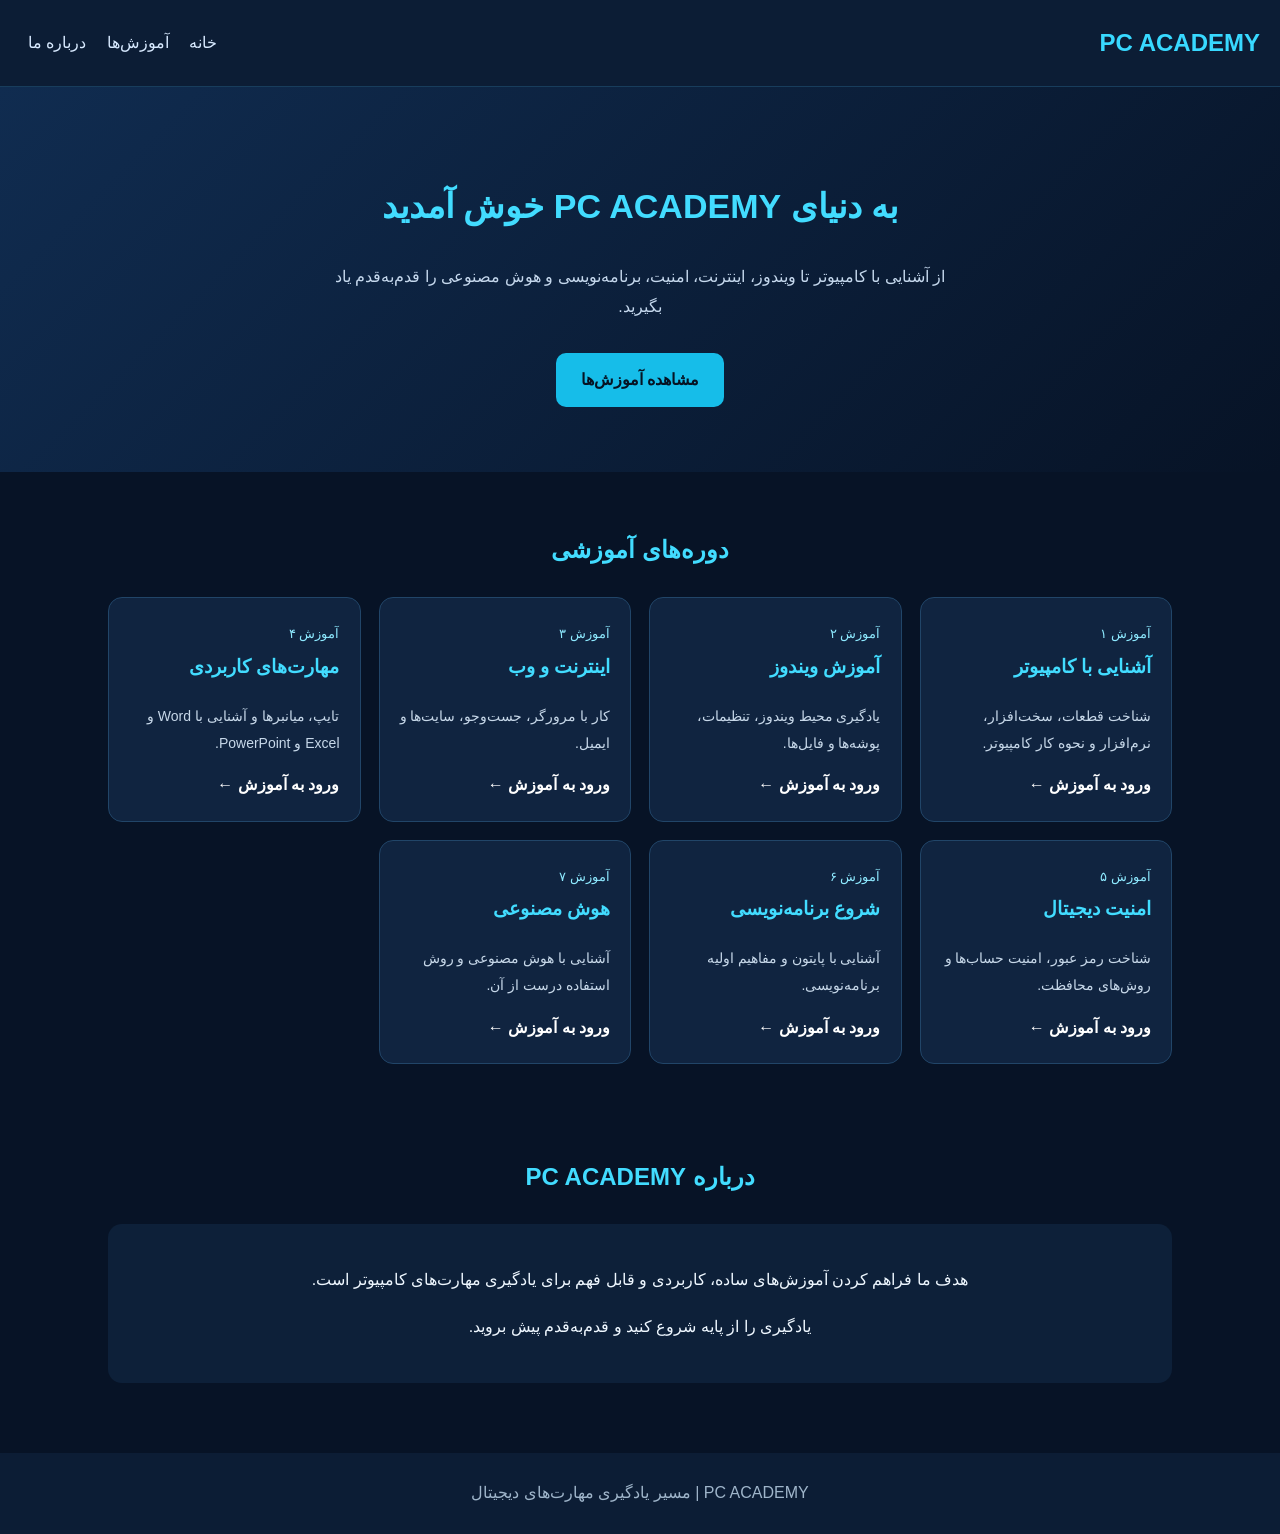
<file: index.html>
<!DOCTYPE html>
<html lang="fa" dir="rtl">
<head>
 <meta name="google-site-verification" content="AH3vaRLiGdW9Tfl9Mc20yuE8eJU5cEFr89DR9QqOkfs" />
<meta charset="UTF-8">
<meta name="viewport" content="width=device-width, initial-scale=1.0">
<title>PC ACADEMY | آموزش مهارت‌های کامپیوتر</title>
<style>
*{box-sizing:border-box}
body{
 margin:0;
 font-family:Tahoma,Arial,sans-serif;
 background:#071326;
 color:#eef7ff;
 line-height:1.9
}
header{
 background:#0c1d35;
 padding:20px;
 border-bottom:1px solid #183d5c;
 display:flex;
 justify-content:space-between;
 align-items:center;
 flex-wrap:wrap;
 gap:12px
}
.logo{font-size:24px;font-weight:bold;color:#38d9ff}
nav a{color:#d8eaff;text-decoration:none;margin:8px}
.hero{
 text-align:center;
 padding:65px 20px;
 background:linear-gradient(135deg,#102c50,#071326)
}
.hero h1{font-size:34px;color:#42dcff}
.hero p{color:#c5d8ed;max-width:650px;margin:15px auto}
.main-btn{
 display:inline-block;
 background:#16bde9;
 color:#061323;
 padding:12px 25px;
 border-radius:10px;
 text-decoration:none;
 font-weight:bold;
 margin-top:15px
}
section{padding:35px 18px;max-width:1100px;margin:auto}
h2{color:#42dcff;text-align:center;margin-bottom:25px}
.grid{
 display:grid;
 grid-template-columns:repeat(auto-fit,minmax(220px,1fr));
 gap:18px
}
.card{
 background:#102440;
 border:1px solid #214568;
 border-radius:14px;
 padding:20px;
 color:#fff;
 text-decoration:none;
 display:block;
 transition:.2s
}
.card:hover{
 transform:translateY(-4px);
 border-color:#42dcff;
 background:#153253
}
.card h3{color:#42dcff;margin-top:0}
.card p{color:#c7d8e9;font-size:14px}
.tag{color:#8eeaff;font-size:13px}
.about{
 background:#0d2039;
 border-radius:14px;
 padding:25px;
 text-align:center
}
footer{
 text-align:center;
 padding:25px;
 background:#0c1d35;
 color:#9fb5ca;
 margin-top:35px
}
</style>
</head>
<body>

<header>
 <div class="logo">PC ACADEMY</div>
 <nav>
  <a href="#home">خانه</a>
  <a href="#courses">آموزش‌ها</a>
  <a href="#about">درباره ما</a>
 </nav>
</header>

<div class="hero" id="home">
 <h1>به دنیای PC ACADEMY خوش آمدید</h1>
 <p>
  از آشنایی با کامپیوتر تا ویندوز، اینترنت، امنیت،
  برنامه‌نویسی و هوش مصنوعی را قدم‌به‌قدم یاد بگیرید.
 </p>
 <a class="main-btn" href="#courses">مشاهده آموزش‌ها</a>
</div>

<section id="courses">
 <h2>دوره‌های آموزشی</h2>

 <div class="grid">

  <a class="card" href="lesson.html#lesson1">
   <span class="tag">آموزش ۱</span>
   <h3>آشنایی با کامپیوتر</h3>
   <p>شناخت قطعات، سخت‌افزار، نرم‌افزار و نحوه کار کامپیوتر.</p>
   <strong>ورود به آموزش ←</strong>
  </a>

  <a class="card" href="lesson.html#lesson2">
   <span class="tag">آموزش ۲</span>
   <h3>آموزش ویندوز</h3>
   <p>یادگیری محیط ویندوز، تنظیمات، پوشه‌ها و فایل‌ها.</p>
   <strong>ورود به آموزش ←</strong>
  </a>

  <a class="card" href="lesson.html#lesson3">
   <span class="tag">آموزش ۳</span>
   <h3>اینترنت و وب</h3>
   <p>کار با مرورگر، جست‌وجو، سایت‌ها و ایمیل.</p>
   <strong>ورود به آموزش ←</strong>
  </a>

  <a class="card" href="lesson.html#lesson4">
   <span class="tag">آموزش ۴</span>
   <h3>مهارت‌های کاربردی</h3>
   <p>تایپ، میانبرها و آشنایی با Word و Excel و PowerPoint.</p>
   <strong>ورود به آموزش ←</strong>
  </a>

  <a class="card" href="lesson.html#lesson5">
   <span class="tag">آموزش ۵</span>
   <h3>امنیت دیجیتال</h3>
   <p>شناخت رمز عبور، امنیت حساب‌ها و روش‌های محافظت.</p>
   <strong>ورود به آموزش ←</strong>
  </a>

  <a class="card" href="lesson.html#lesson6">
   <span class="tag">آموزش ۶</span>
   <h3>شروع برنامه‌نویسی</h3>
   <p>آشنایی با پایتون و مفاهیم اولیه برنامه‌نویسی.</p>
   <strong>ورود به آموزش ←</strong>
  </a>

  <a class="card" href="lesson.html#lesson7">
   <span class="tag">آموزش ۷</span>
   <h3>هوش مصنوعی</h3>
   <p>آشنایی با هوش مصنوعی و روش استفاده درست از آن.</p>
   <strong>ورود به آموزش ←</strong>
  </a>

 </div>
</section>

<section id="about">
 <h2>درباره PC ACADEMY</h2>
 <div class="about">
  <p>
   هدف ما فراهم کردن آموزش‌های ساده، کاربردی و قابل فهم
   برای یادگیری مهارت‌های کامپیوتر است.
  </p>
  <p>یادگیری را از پایه شروع کنید و قدم‌به‌قدم پیش بروید.</p>
 </div>
</section>

<footer>
 PC ACADEMY | مسیر یادگیری مهارت‌های دیجیتال
</footer>

</body>
</html>
</file>
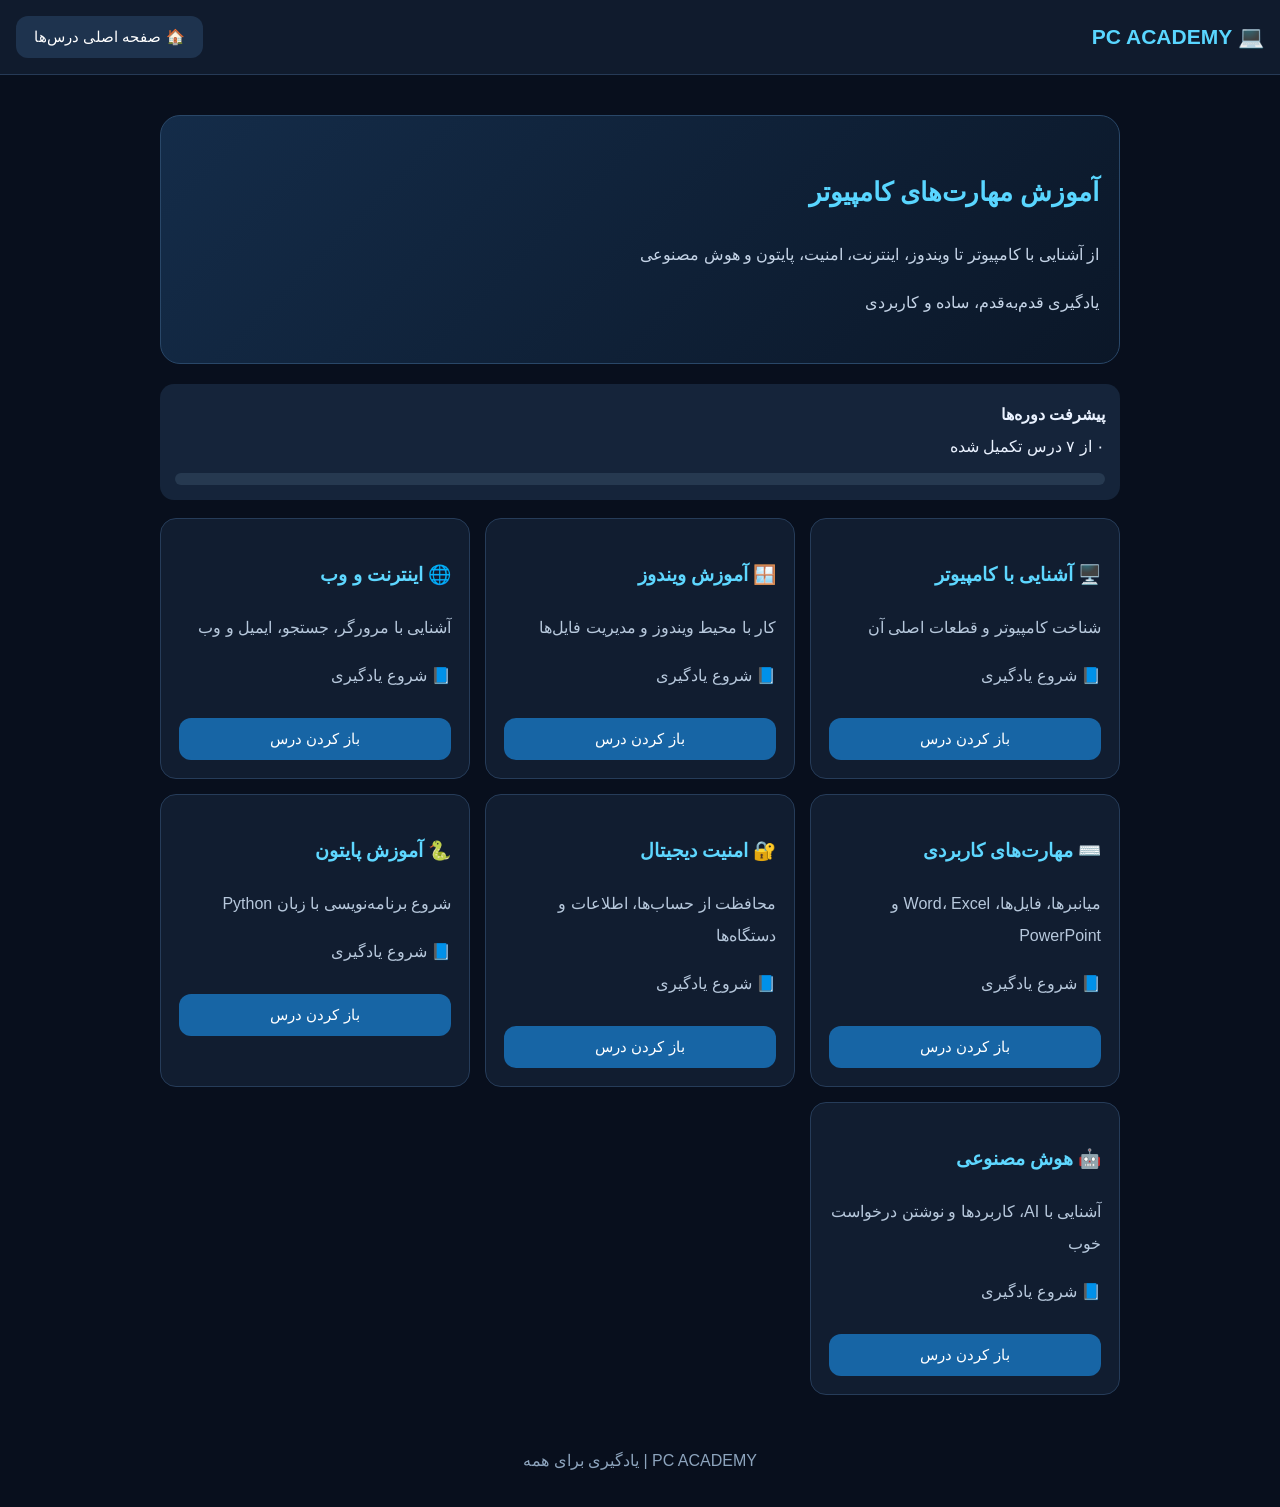
<file: lesson.html>
<!DOCTYPE html>
<html lang="fa" dir="rtl">
<head>
<meta charset="UTF-8">
<meta name="viewport" content="width=device-width, initial-scale=1.0">
<title>PC ACADEMY | آموزش کامپیوتر</title>

<style>
*{box-sizing:border-box}
body{
 margin:0;
 font-family:Tahoma,sans-serif;
 background:#080f1d;
 color:#eaf2ff;
 line-height:2;
}
header{
 background:#101b2d;
 border-bottom:1px solid #263a56;
 padding:16px;
 display:flex;
 justify-content:space-between;
 align-items:center;
 flex-wrap:wrap;
 gap:10px;
}
.logo{font-size:21px;font-weight:bold;color:#59d6ff}
button{
 border:0;
 border-radius:12px;
 padding:12px 18px;
 font-family:inherit;
 font-size:15px;
 cursor:pointer;
}
.homeBtn{background:#1e334e;color:white}
.container{max-width:1000px;margin:auto;padding:20px}
.hero{
 background:linear-gradient(135deg,#142c49,#0b1728);
 border:1px solid #294768;
 border-radius:20px;
 padding:28px 20px;
 margin:20px 0;
}
.hero h1{color:#59d6ff;font-size:26px}
.hero p{color:#c5d4e7}
.progressBox{
 background:#15243a;
 border-radius:14px;
 padding:15px;
 margin:18px 0;
}
.progressBar{
 height:12px;
 background:#263950;
 border-radius:20px;
 overflow:hidden;
 margin-top:10px;
}
.progressFill{
 height:100%;
 width:0%;
 background:#36c6f3;
 transition:.3s;
}
.grid{
 display:grid;
 grid-template-columns:repeat(auto-fit,minmax(230px,1fr));
 gap:15px;
}
.card{
 background:#111d30;
 border:1px solid #263c59;
 border-radius:16px;
 padding:18px;
}
.card h3{color:#5ed7ff}
.card p{color:#b7c8dc}
.card button{
 width:100%;
 background:#1765a5;
 color:white;
 margin-top:10px;
}
.lesson{
 background:#101c2e;
 border:1px solid #29415f;
 border-radius:18px;
 padding:20px;
 margin-top:20px;
}
.lesson h2{color:#5ed7ff}
.lesson h3{color:#9de5ff;margin-top:25px}
.lesson p{color:#d4deec}
.lesson ul{padding-right:22px}
.lesson li{margin:8px 0}
.tip{
 background:#142b42;
 border-right:4px solid #41c7f5;
 padding:12px;
 border-radius:10px;
 margin:15px 0;
}
.code{
 direction:ltr;
 text-align:left;
 background:#070d17;
 color:#8be2ff;
 padding:15px;
 border-radius:12px;
 overflow:auto;
 font-family:monospace;
 line-height:1.7;
}
.quiz{
 background:#0b1626;
 border:1px solid #29415f;
 border-radius:16px;
 padding:18px;
 margin-top:22px;
}
.question{
 border-bottom:1px solid #26384e;
 padding:15px 0;
}
.option{
 display:block;
 width:100%;
 text-align:right;
 background:#17253a;
 color:#eaf2ff;
 margin:8px 0;
 border:1px solid #304865;
}
.option.selected{background:#145c91;border-color:#56cfff}
.option.correct{background:#17613e;border-color:#53d78b}
.option.wrong{background:#712f3a;border-color:#ff7184}
.result{font-weight:bold;margin-top:12px}
.navButtons{
 display:flex;
 justify-content:space-between;
 gap:10px;
 flex-wrap:wrap;
 margin-top:20px;
}
.navButtons button{background:#1765a5;color:white}
.navButtons button:disabled{opacity:.35}
.hidden{display:none}
footer{
 text-align:center;
 color:#8da4bd;
 padding:30px 10px;
}
</style>
</head>

<body>

<header>
 <div class="logo">💻 PC ACADEMY</div>
 <button class="homeBtn" onclick="showHome()">🏠 صفحه اصلی درس‌ها</button>
</header>

<div class="container">

<section id="home">
 <div class="hero">
  <h1>آموزش مهارت‌های کامپیوتر</h1>
  <p>از آشنایی با کامپیوتر تا ویندوز، اینترنت، امنیت، پایتون و هوش مصنوعی</p>
  <p>یادگیری قدم‌به‌قدم، ساده و کاربردی</p>
 </div>

 <div class="progressBox">
  <strong>پیشرفت دوره‌ها</strong>
  <div id="progressText">۰ از ۷ درس تکمیل شده</div>
  <div class="progressBar">
   <div class="progressFill" id="progressFill"></div>
  </div>
 </div>

 <div class="grid" id="courseGrid"></div>
</section>

<section id="lessonView" class="hidden">
 <div class="lesson">
  <h2 id="lessonTitle"></h2>
  <div id="lessonContent"></div>

  <div class="quiz" id="quizArea">
   <h2>📝 آزمون این درس</h2>
   <div id="quizQuestions"></div>
   <button onclick="checkQuiz()" style="background:#16834c;color:white;margin-top:15px">بررسی جواب‌ها</button>
   <div class="result" id="quizResult"></div>
  </div>

  <div class="navButtons">
   <button id="prevBtn" onclick="previousCourse()">⬅️ درس قبلی</button>
   <button onclick="showHome()">🏠 بازگشت به درس‌ها</button>
   <button id="nextBtn" onclick="nextCourse()">درس بعدی ➡️</button>
  </div>
 </div>
</section>

</div>

<footer>PC ACADEMY | یادگیری برای همه</footer>

<script>
const courses = [
{
title:"آشنایی با کامپیوتر",
emoji:"🖥️",
description:"شناخت کامپیوتر و قطعات اصلی آن",
content:`
<h3>کامپیوتر چیست؟</h3>
<p>کامپیوتر دستگاهی الکترونیکی است که اطلاعات را دریافت می‌کند، آن‌ها را پردازش می‌کند و نتیجه را نمایش می‌دهد یا ذخیره می‌کند.</p>

<h3>قطعات مهم کامپیوتر</h3>
<ul>
<li><b>CPU (پردازنده):</b> دستورها را پردازش می‌کند و یکی از بخش‌های اصلی کامپیوتر است.</li>
<li><b>RAM (حافظه موقت):</b> اطلاعات مورد نیاز برنامه‌های در حال اجرا را موقتاً نگه می‌دارد.</li>
<li><b>هارد یا SSD:</b> برای نگهداری فایل‌ها، برنامه‌ها و اطلاعات استفاده می‌شود.</li>
<li><b>مادربرد:</b> قطعات مختلف کامپیوتر را به هم متصل می‌کند.</li>
<li><b>مانیتور:</b> تصویر و اطلاعات را نمایش می‌دهد.</li>
<li><b>کیبورد:</b> برای وارد کردن متن و دستورها استفاده می‌شود.</li>
<li><b>ماوس:</b> برای حرکت نشانگر، انتخاب و کلیک کردن استفاده می‌شود.</li>
</ul>

<h3>سخت‌افزار و نرم‌افزار</h3>
<p>سخت‌افزار به قطعات فیزیکی گفته می‌شود؛ مانند ماوس، مانیتور و پردازنده.</p>
<p>نرم‌افزار برنامه‌هایی هستند که روی کامپیوتر اجرا می‌شوند؛ مانند ویندوز، مرورگر و برنامه‌های ویرایش متن.</p>

<div class="tip">نکته: کامپیوتر برای انجام کارهای مختلف به همکاری سخت‌افزار و نرم‌افزار نیاز دارد.</div>

<h3>کاربردهای کامپیوتر</h3>
<ul>
<li>تحقیق و یادگیری</li>
<li>نوشتن و انجام کارهای اداری</li>
<li>طراحی و برنامه‌نویسی</li>
<li>ارتباط با دیگران</li>
<li>ساخت و ویرایش تصاویر و ویدئو</li>
</ul>
`,
quiz:[
["CPU چه کاری انجام می‌دهد؟",["چاپ کاغذ","پردازش دستورها","پخش صدا"],1],
["RAM چیست؟",["حافظه دائمی","نمایشگر","حافظه موقت"],2],
["کدام مورد نرم‌افزار است؟",["ویندوز","ماوس","مانیتور"],0],
["مانیتور چه کاری می‌کند؟",["ذخیره فایل","نمایش اطلاعات","پردازش دستور"],1],
["مادربرد چه کاربردی دارد؟",["اتصال قطعات","چاپ عکس","پخش اینترنت"],0]
]
},
{
title:"آموزش ویندوز",
emoji:"🪟",
description:"کار با محیط ویندوز و مدیریت فایل‌ها",
content:`
<h3>ویندوز چیست؟</h3>
<p>ویندوز یک سیستم‌عامل است. سیستم‌عامل برنامه اصلی کامپیوتر است که اجرای برنامه‌ها، مدیریت فایل‌ها و ارتباط با قطعات را انجام می‌دهد.</p>

<h3>صفحه دسکتاپ</h3>
<p>دسکتاپ محیط اصلی ویندوز است. در آن می‌توان آیکون برنامه‌ها، فایل‌ها و پوشه‌ها را مشاهده کرد.</p>

<h3>منوی Start</h3>
<p>منوی Start برای پیدا کردن برنامه‌ها، جستجو، تنظیمات و گزینه‌های خاموش کردن یا راه‌اندازی دوباره کامپیوتر استفاده می‌شود.</p>

<h3>ساخت پوشه جدید</h3>
<ol>
<li>در محل مورد نظر کلیک راست کن.</li>
<li>گزینه New را انتخاب کن.</li>
<li>Folder را بزن.</li>
<li>نام پوشه را وارد کن و Enter بزن.</li>
</ol>

<h3>میانبرهای مفید کیبورد</h3>
<ul>
<li><b>Ctrl + C:</b> کپی</li>
<li><b>Ctrl + V:</b> چسباندن</li>
<li><b>Ctrl + X:</b> بریدن</li>
<li><b>Ctrl + Z:</b> برگشت آخرین کار</li>
<li><b>Ctrl + A:</b> انتخاب همه</li>
<li><b>Alt + Tab:</b> جابه‌جایی بین پنجره‌ها</li>
</ul>

<h3>تنظیمات ویندوز</h3>
<p>در Settings می‌توان تنظیمات نمایشگر، صدا، اینترنت، بلوتوث، زبان و بسیاری از ویژگی‌های دیگر را تغییر داد.</p>
<div class="tip">برای یادگیری بهتر، تغییرات را با دقت انجام بده و قبل از تغییر تنظیمات مهم، درباره آن‌ها اطلاعات کسب کن.</div>
`,
quiz:[
["ویندوز چیست؟",["یک بازی","سیستم‌عامل","قطعه سخت‌افزاری"],1],
["منوی Start برای چیست؟",["دسترسی به برنامه‌ها و تنظیمات","خاموش کردن مانیتور","ساخت قطعه کامپیوتر"],0],
["Ctrl + C چه کاری انجام می‌دهد؟",["چسباندن","حذف","کپی"],2],
["برای ساخت پوشه جدید کدام گزینه را انتخاب می‌کنیم؟",["New Folder","Rename","Refresh"],0],
["تنظیم اینترنت در ویندوز معمولاً کجا قرار دارد؟",["Personalization","Apps","Network & Internet"],2]
]
},
{
title:"اینترنت و وب",
emoji:"🌐",
description:"آشنایی با مرورگر، جستجو، ایمیل و وب",
content:`
<h3>اینترنت چیست؟</h3>
<p>اینترنت شبکه‌ای جهانی از دستگاه‌ها و شبکه‌های متصل به هم است که امکان تبادل اطلاعات و استفاده از خدمات مختلف را فراهم می‌کند.</p>

<h3>وب چیست؟</h3>
<p>وب یکی از خدماتی است که از طریق اینترنت استفاده می‌شود. وب‌سایت‌ها و صفحات اینترنتی با مرورگر باز می‌شوند.</p>

<h3>مرورگر چیست؟</h3>
<p>مرورگر برنامه‌ای برای باز کردن سایت‌هاست. مرورگرهای معروف شامل Chrome، Firefox، Edge و Safari هستند.</p>

<h3>جستجوی بهتر در گوگل</h3>
<ul>
<li>عبارت واضح و دقیق بنویس.</li>
<li>برای پیدا کردن آموزش، کلمه «آموزش» را اضافه کن.</li>
<li>برای جستجوی اطلاعات تازه، تاریخ یا سال را مشخص کن.</li>
<li>اطلاعات مهم را از چند منبع بررسی کن.</li>
</ul>

<h3>Bookmark (نشانک)</h3>
<p>نشانک به تو کمک می‌کند یک سایت را ذخیره کنی تا بعداً سریع‌تر به آن دسترسی داشته باشی.</p>

<h3>ایمیل</h3>
<p>ایمیل برای ارسال و دریافت پیام استفاده می‌شود. در ایمیل معمولاً بخش‌های زیر را داریم:</p>
<ul>
<li><b>To:</b> گیرنده</li>
<li><b>Subject:</b> موضوع پیام</li>
<li><b>Body:</b> متن پیام</li>
<li><b>Attachment:</b> فایل پیوست</li>
</ul>

<div class="tip">هنگام دریافت ایمیل ناشناس، فرستنده و فایل‌های پیوست را بررسی کن. روی لینک‌های مشکوک کلیک نکن.</div>
`,
quiz:[
["وب چه ارتباطی با اینترنت دارد؟",["وب همان کامپیوتر است","وب یکی از خدمات اینترنت است","وب فقط بازی است"],1],
["Bookmark چه کاربردی دارد؟",["ذخیره آدرس سایت برای دسترسی بعدی","حذف سایت","خاموش کردن مرورگر"],0],
["برای پیدا کردن آموزش ساخت پوشه در ویندوز ۱۱ کدام جستجو بهتر است؟",["چیزها","ویندوز","آموزش ساخت پوشه در ویندوز ۱۱"],2],
["Subject در ایمیل یعنی چه؟",["گیرنده","موضوع","پیوست"],1],
["هنگام دریافت ایمیل ناشناس چه کار کنیم؟",["همه فایل‌ها را باز کنیم","اطلاعات شخصی بفرستیم","فرستنده و فایل را بررسی کنیم"],2]
]
},
{
title:"مهارت‌های کاربردی",
emoji:"⌨️",
description:"میانبرها، فایل‌ها، Word، Excel و PowerPoint",
content:`
<h3>ذخیره کردن فایل</h3>
<p>برای ذخیره کردن فایل در بسیاری از برنامه‌ها از Ctrl + S استفاده می‌شود. بهتر است فایل را در پوشه‌ای مشخص و با نام مناسب ذخیره کنی.</p>

<h3>کلید Space</h3>
<p>کلید Space یا فاصله برای ایجاد فاصله بین کلمات هنگام تایپ استفاده می‌شود.</p>

<h3>Microsoft Word</h3>
<p>Word برنامه‌ای برای نوشتن و ویرایش متن است. با آن می‌توان نامه، گزارش، تحقیق و سندهای مختلف ساخت.</p>
<ul>
<li>تغییر اندازه و نوع نوشته</li>
<li>تنظیم رنگ متن</li>
<li>ساخت جدول</li>
<li>تنظیم پاراگراف‌ها</li>
<li>ذخیره و چاپ سند</li>
</ul>

<h3>Microsoft Excel</h3>
<p>Excel برای ساخت جدول، محاسبات، مرتب‌سازی اطلاعات و نمودارها کاربرد دارد.</p>
<p>فرمول‌ها در Excel معمولاً با علامت مساوی (=) شروع می‌شوند.</p>
<div class="code">=SUM(A1:A5)</div>
<p>این فرمول مجموع اعداد سلول‌های A1 تا A5 را محاسبه می‌کند.</p>

<h3>Microsoft PowerPoint</h3>
<p>PowerPoint برای ساخت ارائه‌های چنداسلایدی استفاده می‌شود. می‌توان متن، تصویر، نمودار و ویدئو را به اسلایدها اضافه کرد.</p>
<div class="tip">تمرین: یک ارائه سه اسلایدی درباره یکی از موضوعات مورد علاقه خود بساز.</div>
`,
quiz:[
["Ctrl + S چه کاری انجام می‌دهد؟",["بستن برنامه","ذخیره","چاپ"],1],
["Space چه کاری انجام می‌دهد؟",["حذف فایل","باز کردن پنجره","ایجاد فاصله هنگام تایپ"],2],
["Word برای چه کاری است؟",["ویرایش متن","محاسبه دما","مدیریت قطعات"],0],
["فرمول در Excel معمولاً با چه علامتی شروع می‌شود؟",["#","=","@"],1],
["PowerPoint برای چیست؟",["ساخت ارائه","ویرایش سیستم‌عامل","ساخت پوشه"],0]
]
},
{
title:"امنیت دیجیتال",
emoji:"🔐",
description:"محافظت از حساب‌ها، اطلاعات و دستگاه‌ها",
content:`
<h3>امنیت دیجیتال چیست؟</h3>
<p>امنیت دیجیتال مجموعه‌ای از روش‌ها برای محافظت از دستگاه‌ها، حساب‌های کاربری، اطلاعات و حریم خصوصی در فضای دیجیتال است.</p>

<h3>رمز عبور قوی</h3>
<ul>
<li>از رمزهای طولانی و غیرقابل حدس استفاده کن.</li>
<li>برای حساب‌های مختلف، رمزهای متفاوت داشته باش.</li>
<li>رمز خود را در اختیار دیگران قرار نده.</li>
<li>از اطلاعات قابل حدس مثل تاریخ تولد به تنهایی استفاده نکن.</li>
</ul>

<h3>تأیید دو مرحله‌ای (2FA)</h3>
<p>تأیید دو مرحله‌ای یک لایه امنیتی اضافی است. در کنار رمز عبور، روش دیگری برای تأیید هویت استفاده می‌شود.</p>

<h3>فیشینگ چیست؟</h3>
<p>فیشینگ نوعی فریب اینترنتی است که در آن فرد تلاش می‌کند اطلاعات حساس دیگران را با پیام یا صفحه جعلی به دست آورد.</p>
<ul>
<li>آدرس سایت را بررسی کن.</li>
<li>به پیام‌هایی که عجله یا ترس ایجاد می‌کنند شک کن.</li>
<li>رمز و کد تأیید را برای دیگران ارسال نکن.</li>
<li>فایل‌های ناشناس را با احتیاط بررسی کن.</li>
</ul>

<h3>به‌روزرسانی</h3>
<p>به‌روزرسانی سیستم‌عامل و برنامه‌ها می‌تواند مشکلات را برطرف کند و آسیب‌پذیری‌های امنیتی را کاهش دهد.</p>

<h3>نسخه پشتیبان (Backup)</h3>
<p>نسخه پشتیبان کپی جداگانه‌ای از فایل‌های مهم است که در صورت خرابی یا از دست رفتن اطلاعات می‌تواند به بازیابی آن‌ها کمک کند.</p>
<div class="tip">اطلاعات مهم را در یک محل امن دیگر نیز نگهداری کن تا اگر دستگاه مشکل پیدا کرد، نسخه دیگری داشته باشی.</div>
`,
quiz:[
["فیشینگ چیست؟",["نوعی قطعه کامپیوتر","فریب برای به‌دست آوردن اطلاعات","یک نرم‌افزار نقاشی"],1],
["2FA چه فایده‌ای دارد؟",["افزایش امنیت حساب","افزایش صدای گوشی","تغییر رنگ صفحه"],0],
["با پیام و لینک مشکوک چه کنیم؟",["سریع بازش کنیم","رمز را وارد کنیم","اعتبار پیام و لینک را بررسی کنیم"],2],
["چرا برنامه‌ها را به‌روز می‌کنیم؟",["فقط برای تغییر ظاهر","رفع مشکلات و آسیب‌پذیری‌ها","حذف همه فایل‌ها"],1],
["Backup چیست؟",["نسخه پشتیبان اطلاعات","خاموش کردن دستگاه","تغییر رمز"],1]
]
},
{
title:"آموزش پایتون",
emoji:"🐍",
description:"شروع برنامه‌نویسی با زبان Python",
content:`
<h3>پایتون چیست؟</h3>
<p>Python یک زبان برنامه‌نویسی است که برای ساخت برنامه‌ها، ابزارها، تحلیل داده، وب و پروژه‌های هوش مصنوعی استفاده می‌شود.</p>

<h3>اولین دستور: print</h3>
<p>برای نمایش متن یا مقدار در خروجی از print استفاده می‌کنیم.</p>
<div class="code">print("سلام دنیا")</div>
<p>متن داخل علامت‌های نقل‌قول نمایش داده می‌شود.</p>

<h3>متغیر چیست؟</h3>
<p>متغیر نامی است که برای نگهداری یک مقدار استفاده می‌کنیم.</p>
<div class="code">name = "Mahan"
score = 10
print(name)
print(score)</div>
<p>در این مثال، name یک متن و score یک عدد را نگهداری می‌کند.</p>

<h3>دریافت ورودی با input</h3>
<div class="code">name = input("نامت چیست؟ ")
print("سلام", name)</div>
<p>input از کاربر ورودی دریافت می‌کند.</p>

<h3>شرط if</h3>
<p>با if می‌توانیم بر اساس یک شرط، تصمیم بگیریم که چه دستوری اجرا شود.</p>
<div class="code">age = 15

if age >= 10:
    print("شرط برقرار است")</div>
<p>دقت کن دستورات داخل if باید با فاصله (Indentation) نوشته شوند.</p>

<h3>حلقه for و range</h3>
<div class="code">for i in range(5):
    print(i)</div>
<p>این کد اعداد ۰ تا ۴ را نمایش می‌دهد؛ یعنی پنج بار اجرا می‌شود.</p>

<div class="tip">تمرین: برنامه‌ای بنویس که نام کاربر را دریافت کند و سپس به او سلام کند.</div>
`,
quiz:[
["برای نمایش متن در پایتون از چه دستوری استفاده می‌کنیم؟",["input","print","range"],1],
["score = 10 یعنی چه؟",["ذخیره عدد ۱۰ در متغیر score","پاک کردن score","نمایش عدد"],0],
["input چه کاربردی دارد؟",["حذف ورودی","دریافت ورودی از کاربر","تکرار دستور"],1],
["if برای چیست؟",["ساخت پوشه","چاپ تصویر","بررسی شرط"],2],
["range(5) در حلقه معمولی چه اعدادی تولید می‌کند؟",["۱ تا ۵","۰ تا ۵","۰ تا ۴"],2]
]
},
{
title:"هوش مصنوعی",
emoji:"🤖",
description:"آشنایی با AI، کاربردها و نوشتن درخواست خوب",
content:`
<h3>هوش مصنوعی چیست؟</h3>
<p>هوش مصنوعی یا AI شاخه‌ای از علوم رایانه است که سیستم‌هایی می‌سازد تا بعضی کارها مانند تحلیل اطلاعات، تشخیص الگو، تولید محتوا یا پاسخ به سؤال را انجام دهند.</p>

<h3>یادگیری ماشین</h3>
<p>در یادگیری ماشین، سیستم با استفاده از داده‌ها و نمونه‌ها الگوهایی را یاد می‌گیرد و از آن‌ها برای انجام وظایف یا پیش‌بینی استفاده می‌کند.</p>

<h3>کاربردهای هوش مصنوعی</h3>
<ul>
<li>کمک در یادگیری و آموزش</li>
<li>ترجمه زبان‌ها</li>
<li>تشخیص تصویر و صدا</li>
<li>کمک در نوشتن و ایده‌پردازی</li>
<li>تحلیل داده‌ها</li>
<li>تولید تصویر و متن</li>
</ul>

<h3>Prompt چیست؟</h3>
<p>Prompt درخواست، پرسش یا دستور متنی‌ای است که به هوش مصنوعی می‌دهیم تا پاسخ یا نتیجه‌ای تولید کند.</p>

<h3>چطور درخواست بهتری بنویسیم؟</h3>
<ul>
<li>موضوع را دقیق مشخص کن.</li>
<li>بگو چه نوع پاسخی می‌خواهی.</li>
<li>سطح توضیح را مشخص کن؛ مثلاً مبتدی.</li>
<li>اگر لازم است مثال بخواه.</li>
</ul>

<div class="code">یک موضوع نمونه:
«کار با پوشه‌ها در ویندوز را
برای یک مبتدی توضیح بده.
مرحله‌به‌مرحله و با مثال.»</div>

<h3>محدودیت‌های هوش مصنوعی</h3>
<p>هوش مصنوعی ممکن است اشتباه کند، اطلاعات قدیمی یا نادرست ارائه دهد، یا منظور سؤال را درست متوجه نشود. اطلاعات مهم را از منابع معتبر بررسی کن.</p>
<div class="tip">هوش مصنوعی یک ابزار کمکی است؛ فکر کردن، بررسی کردن و تصمیم گرفتن همچنان اهمیت دارد.</div>
`,
quiz:[
["هوش مصنوعی بیشتر در کدام حوزه قرار دارد؟",["علوم رایانه","آشپزی سنتی","ورزش"],0],
["یادگیری ماشین از چه چیزی برای یادگیری الگو استفاده می‌کند؟",["فقط رنگ","داده و نمونه","خاموش کردن دستگاه"],1],
["هوش مصنوعی می‌تواند چه کاری انجام دهد؟",["تولید متن و تصویر","فقط تایپ دستی","فقط خاموش کردن کامپیوتر"],0],
["Prompt چیست؟",["قطعه کامپیوتر","نام مرورگر","درخواست یا دستور متنی"],2],
["آیا هوش مصنوعی همیشه درست جواب می‌دهد؟",["بله، همیشه","ممکن است اشتباه کند","هرگز پاسخ نمی‌دهد"],1]
]
}
];

let currentCourse = 0;
let completed = [];

try {
 completed = JSON.parse(localStorage.getItem("pcAcademyCompleted") || "[]");
 if(!Array.isArray(completed)) completed=[];
} catch(e) {
 completed=[];
}

function faNumber(number){
 return String(number).replace(/\d/g,d=>"۰۱۲۳۴۵۶۷۸۹"[d]);
}

function renderHome(){
 const grid=document.getElementById("courseGrid");
 grid.innerHTML="";

 courses.forEach((course,index)=>{
  const card=document.createElement("div");
  card.className="card";
  card.innerHTML=`
   <h3>${course.emoji} ${course.title}</h3>
   <p>${course.description}</p>
   <p>${completed.includes(index)?"✅ تکمیل شده":"📘 شروع یادگیری"}</p>
   <button onclick="openCourse(${index})">باز کردن درس</button>
  `;
  grid.appendChild(card);
 });
 updateProgress();
}

function updateProgress(){
 const count=completed.length;
 document.getElementById("progressText").textContent=
 faNumber(count)+" از ۷ درس تکمیل شده";
 document.getElementById("progressFill").style.width=
 (count/7*100)+"%";
}

function showHome(){
 document.getElementById("home").classList.remove("hidden");
 document.getElementById("lessonView").classList.add("hidden");
 history.replaceState(null,"",location.pathname+location.search);
 renderHome();
 window.scrollTo(0,0);
}

function openCourse(index){
 if(index<0 || index>=courses.length) return;
 currentCourse=index;

 history.replaceState(null,"","#lesson"+(index+1));

 const course=courses[index];
 document.getElementById("home").classList.add("hidden");
 document.getElementById("lessonView").classList.remove("hidden");
 document.getElementById("lessonTitle").textContent=
 course.emoji+" "+course.title;
 document.getElementById("lessonContent").innerHTML=course.content;

 document.getElementById("quizResult").textContent="";
 renderQuiz();

 document.getElementById("prevBtn").disabled=index===0;
 document.getElementById("nextBtn").disabled=index===courses.length-1;

 window.scrollTo(0,0);
}

function renderQuiz(){
 const course=courses[currentCourse];
 const area=document.getElementById("quizQuestions");
 area.innerHTML="";

 course.quiz.forEach((q,qi)=>{
  const div=document.createElement("div");
  div.className="question";
  div.innerHTML=`<strong>${faNumber(qi+1)}. ${q[0]}</strong>`;

  q[1].forEach((option,oi)=>{
   const btn=document.createElement("button");
   btn.className="option";
   btn.textContent=option;
   btn.dataset.question=qi;
   btn.dataset.option=oi;
   btn.onclick=()=>{
    div.querySelectorAll(".option").forEach(b=>b.classList.remove("selected"));
    btn.classList.add("selected");
    btn.dataset.selected="true";
   };
   div.appendChild(btn);
  });
  area.appendChild(div);
 });
}

function checkQuiz(){
 const course=courses[currentCourse];
 const questions=document.querySelectorAll(".question");
 let correct=0;
 let answered=0;

 questions.forEach((div,qi)=>{
  const selected=div.querySelector('[data-selected="true"]');
  const buttons=div.querySelectorAll(".option");

  buttons.forEach(btn=>{
   btn.classList.remove("correct","wrong");
   btn.disabled=true;
  });

  if(selected){
   answered++;
   const chosen=Number(selected.dataset.option);
   const right=course.quiz[qi][2];

   if(chosen===right){
    correct++;
    selected.classList.add("correct");
   }else{
    selected.classList.add("wrong");
    buttons[right].classList.add("correct");
   }
  }else{
   buttons[course.quiz[qi][2]].classList.add("correct");
  }
 });

 const result=document.getElementById("quizResult");

 if(answered<course.quiz.length){
  result.textContent="به "+faNumber(correct)+" سؤال از "+faNumber(course.quiz.length)+" سؤال پاسخ درست دادی. پاسخ‌های درست با رنگ سبز مشخص شده‌اند.";
 }else{
  result.textContent="نتیجه: "+faNumber(correct)+" از "+faNumber(course.quiz.length)+" پاسخ درست";

  if(correct===course.quiz.length){
   if(!completed.includes(currentCourse)){
    completed.push(currentCourse);
    try{
     localStorage.setItem("pcAcademyCompleted",JSON.stringify(completed));
    }catch(e){}
   }
   result.textContent+=" 🎉 درس با موفقیت تکمیل شد!";
  }else{
   result.textContent+=" برای تکمیل درس، دوباره آموزش را مرور کن.";
  }
 }
 updateProgress();
}

function nextCourse(){
 if(currentCourse<courses.length-1){
  openCourse(currentCourse+1);
 }
}

function previousCourse(){
 if(currentCourse>0){
  openCourse(currentCourse-1);
 }
}

renderHome();

const match=location.hash.match(/^#lesson([1-7])$/);
if(match){
 openCourse(Number(match[1])-1);
}else{
 showHome();
}
</script>

</body>
</html>
</file>
